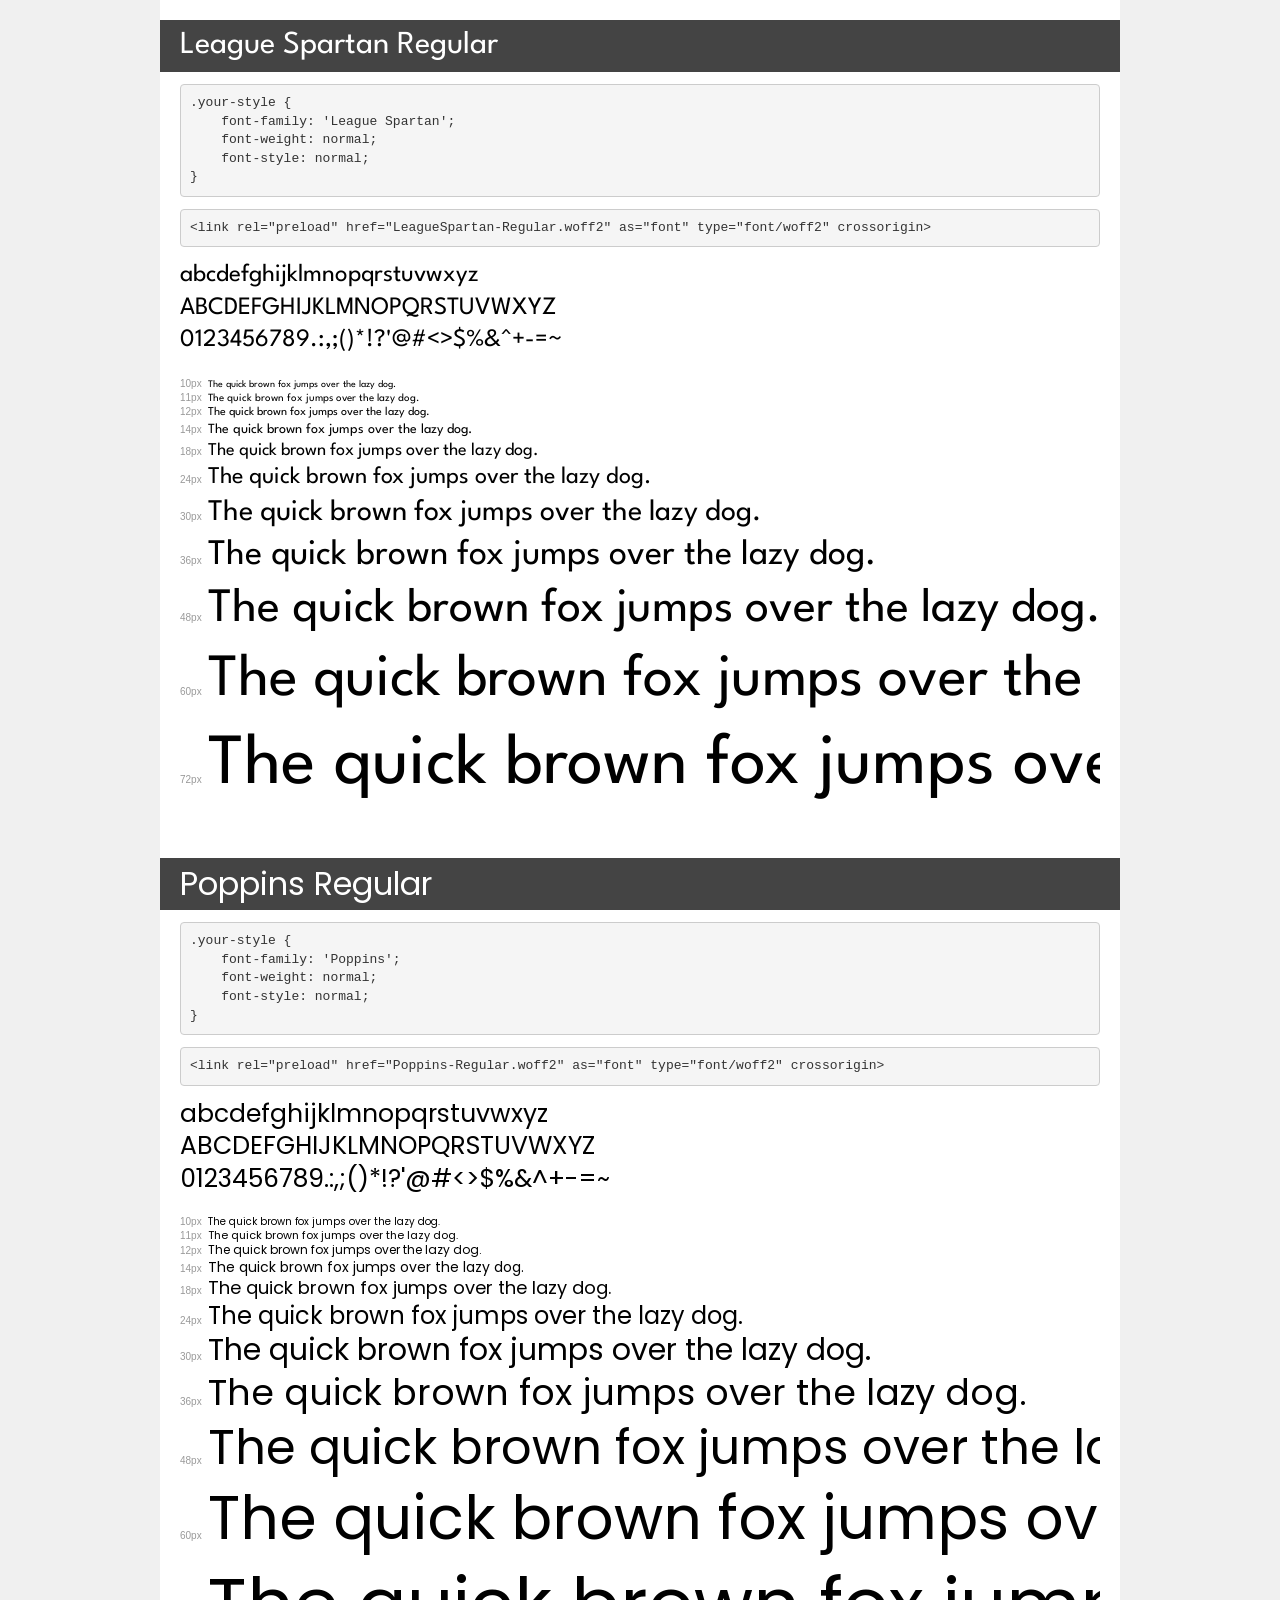
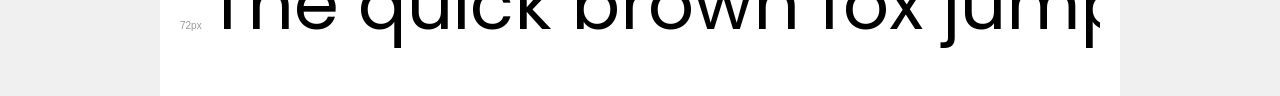
<file: assets/fonts/demo.html>
<!DOCTYPE html>
<html lang="en">
<head>
    <meta charset="utf-8">
    <meta http-equiv="X-UA-Compatible" content="IE=edge">
    <meta name="viewport" content="width=device-width, initial-scale=1">
    <meta name="robots" content="noindex, noarchive">
    <meta name="format-detection" content="telephone=no">
    <title>Transfonter demo</title>
    <link href="stylesheet.css" rel="stylesheet">
    <style>
        /*
        http://meyerweb.com/eric/tools/css/reset/
        v2.0 | 20110126
        License: none (public domain)
        */
        html, body, div, span, applet, object, iframe,
        h1, h2, h3, h4, h5, h6, p, blockquote, pre,
        a, abbr, acronym, address, big, cite, code,
        del, dfn, em, img, ins, kbd, q, s, samp,
        small, strike, strong, sub, sup, tt, var,
        b, u, i, center,
        dl, dt, dd, ol, ul, li,
        fieldset, form, label, legend,
        table, caption, tbody, tfoot, thead, tr, th, td,
        article, aside, canvas, details, embed,
        figure, figcaption, footer, header, hgroup,
        menu, nav, output, ruby, section, summary,
        time, mark, audio, video {
            margin: 0;
            padding: 0;
            border: 0;
            font-size: 100%;
            font: inherit;
            vertical-align: baseline;
        }
        /* HTML5 display-role reset for older browsers */
        article, aside, details, figcaption, figure,
        footer, header, hgroup, menu, nav, section {
            display: block;
        }
        body {
            line-height: 1;
        }
        ol, ul {
            list-style: none;
        }
        blockquote, q {
            quotes: none;
        }
        blockquote:before, blockquote:after,
        q:before, q:after {
            content: '';
            content: none;
        }
        table {
            border-collapse: collapse;
            border-spacing: 0;
        }
        /* demo styles */
        body {
            background: #f0f0f0;
            color: #000;
        }
        .page {
            background: #fff;
            width: 920px;
            margin: 0 auto;
            padding: 20px 20px 0 20px;
            overflow: hidden;
        }
        .font-container {
            overflow-x: auto;
            overflow-y: hidden;
            margin-bottom: 40px;
            line-height: 1.3;
            white-space: nowrap;
            padding-bottom: 5px;
        }
        h1 {
            position: relative;
            background: #444;
            font-size: 32px;
            color: #fff;
            padding: 10px 20px;
            margin: 0 -20px 12px -20px;
        }
        .letters {
            font-size: 25px;
            margin-bottom: 20px;
        }
        .s10:before {
            content: '10px';
        }
        .s11:before {
            content: '11px';
        }
        .s12:before {
            content: '12px';
        }
        .s14:before {
            content: '14px';
        }
        .s18:before {
            content: '18px';
        }
        .s24:before {
            content: '24px';
        }
        .s30:before {
            content: '30px';
        }
        .s36:before {
            content: '36px';
        }
        .s48:before {
            content: '48px';
        }
        .s60:before {
            content: '60px';
        }
        .s72:before {
            content: '72px';
        }
        .s10:before, .s11:before, .s12:before, .s14:before,
        .s18:before, .s24:before, .s30:before, .s36:before,
        .s48:before, .s60:before, .s72:before {
            font-family: Arial, sans-serif;
            font-size: 10px;
            font-weight: normal;
            font-style: normal;
            color: #999;
            padding-right: 6px;
        }
        pre {
            display: block;
            padding: 9px;
            margin: 0 0 12px;
            font-family: Monaco, Menlo, Consolas, "Courier New", monospace;
            font-size: 13px;
            line-height: 1.428571429;
            color: #333;
            font-weight: normal;
            font-style: normal;
            background-color: #f5f5f5;
            border: 1px solid #ccc;
            overflow-x: auto;
            border-radius: 4px;
        }
        /* responsive */
        @media (max-width: 959px) {
            .page {
                width: auto;
                margin: 0;
            }
        }
    </style>
</head>
<body>
<div class="page">
    <div class="demo">
        <h1 style="font-family: 'League Spartan'; font-weight: normal; font-style: normal;">League Spartan Regular</h1>
        <pre title="Usage">.your-style {
    font-family: 'League Spartan';
    font-weight: normal;
    font-style: normal;
}</pre>
        <pre title="Preload (optional)">
&lt;link rel=&quot;preload&quot; href=&quot;LeagueSpartan-Regular.woff2&quot; as=&quot;font&quot; type=&quot;font/woff2&quot; crossorigin&gt;</pre>
        <div class="font-container" style="font-family: 'League Spartan'; font-weight: normal; font-style: normal;">
            <p class="letters">
                abcdefghijklmnopqrstuvwxyz<br>
ABCDEFGHIJKLMNOPQRSTUVWXYZ<br>
                0123456789.:,;()*!?'@#&lt;&gt;$%&^+-=~
            </p>
            <p class="s10" style="font-size: 10px;">The quick brown fox jumps over the lazy dog.</p>
            <p class="s11" style="font-size: 11px;">The quick brown fox jumps over the lazy dog.</p>
            <p class="s12" style="font-size: 12px;">The quick brown fox jumps over the lazy dog.</p>
            <p class="s14" style="font-size: 14px;">The quick brown fox jumps over the lazy dog.</p>
            <p class="s18" style="font-size: 18px;">The quick brown fox jumps over the lazy dog.</p>
            <p class="s24" style="font-size: 24px;">The quick brown fox jumps over the lazy dog.</p>
            <p class="s30" style="font-size: 30px;">The quick brown fox jumps over the lazy dog.</p>
            <p class="s36" style="font-size: 36px;">The quick brown fox jumps over the lazy dog.</p>
            <p class="s48" style="font-size: 48px;">The quick brown fox jumps over the lazy dog.</p>
            <p class="s60" style="font-size: 60px;">The quick brown fox jumps over the lazy dog.</p>
            <p class="s72" style="font-size: 72px;">The quick brown fox jumps over the lazy dog.</p>
        </div>
    </div>

    <div class="demo">
        <h1 style="font-family: 'Poppins'; font-weight: normal; font-style: normal;">Poppins Regular</h1>
        <pre title="Usage">.your-style {
    font-family: 'Poppins';
    font-weight: normal;
    font-style: normal;
}</pre>
        <pre title="Preload (optional)">
&lt;link rel=&quot;preload&quot; href=&quot;Poppins-Regular.woff2&quot; as=&quot;font&quot; type=&quot;font/woff2&quot; crossorigin&gt;</pre>
        <div class="font-container" style="font-family: 'Poppins'; font-weight: normal; font-style: normal;">
            <p class="letters">
                abcdefghijklmnopqrstuvwxyz<br>
ABCDEFGHIJKLMNOPQRSTUVWXYZ<br>
                0123456789.:,;()*!?'@#&lt;&gt;$%&^+-=~
            </p>
            <p class="s10" style="font-size: 10px;">The quick brown fox jumps over the lazy dog.</p>
            <p class="s11" style="font-size: 11px;">The quick brown fox jumps over the lazy dog.</p>
            <p class="s12" style="font-size: 12px;">The quick brown fox jumps over the lazy dog.</p>
            <p class="s14" style="font-size: 14px;">The quick brown fox jumps over the lazy dog.</p>
            <p class="s18" style="font-size: 18px;">The quick brown fox jumps over the lazy dog.</p>
            <p class="s24" style="font-size: 24px;">The quick brown fox jumps over the lazy dog.</p>
            <p class="s30" style="font-size: 30px;">The quick brown fox jumps over the lazy dog.</p>
            <p class="s36" style="font-size: 36px;">The quick brown fox jumps over the lazy dog.</p>
            <p class="s48" style="font-size: 48px;">The quick brown fox jumps over the lazy dog.</p>
            <p class="s60" style="font-size: 60px;">The quick brown fox jumps over the lazy dog.</p>
            <p class="s72" style="font-size: 72px;">The quick brown fox jumps over the lazy dog.</p>
        </div>
    </div>

</div>
</body>
</html>
</file>
<file: assets/fonts/stylesheet.css>
@font-face {
    font-family: 'League Spartan';
    src: url('LeagueSpartan-Regular.woff2') format('woff2');
    font-weight: normal;
    font-style: normal;
    font-display: swap;
}

@font-face {
    font-family: 'Poppins';
    src: url('Poppins-Regular.woff2') format('woff2');
    font-weight: normal;
    font-style: normal;
    font-display: swap;
}
</file>
